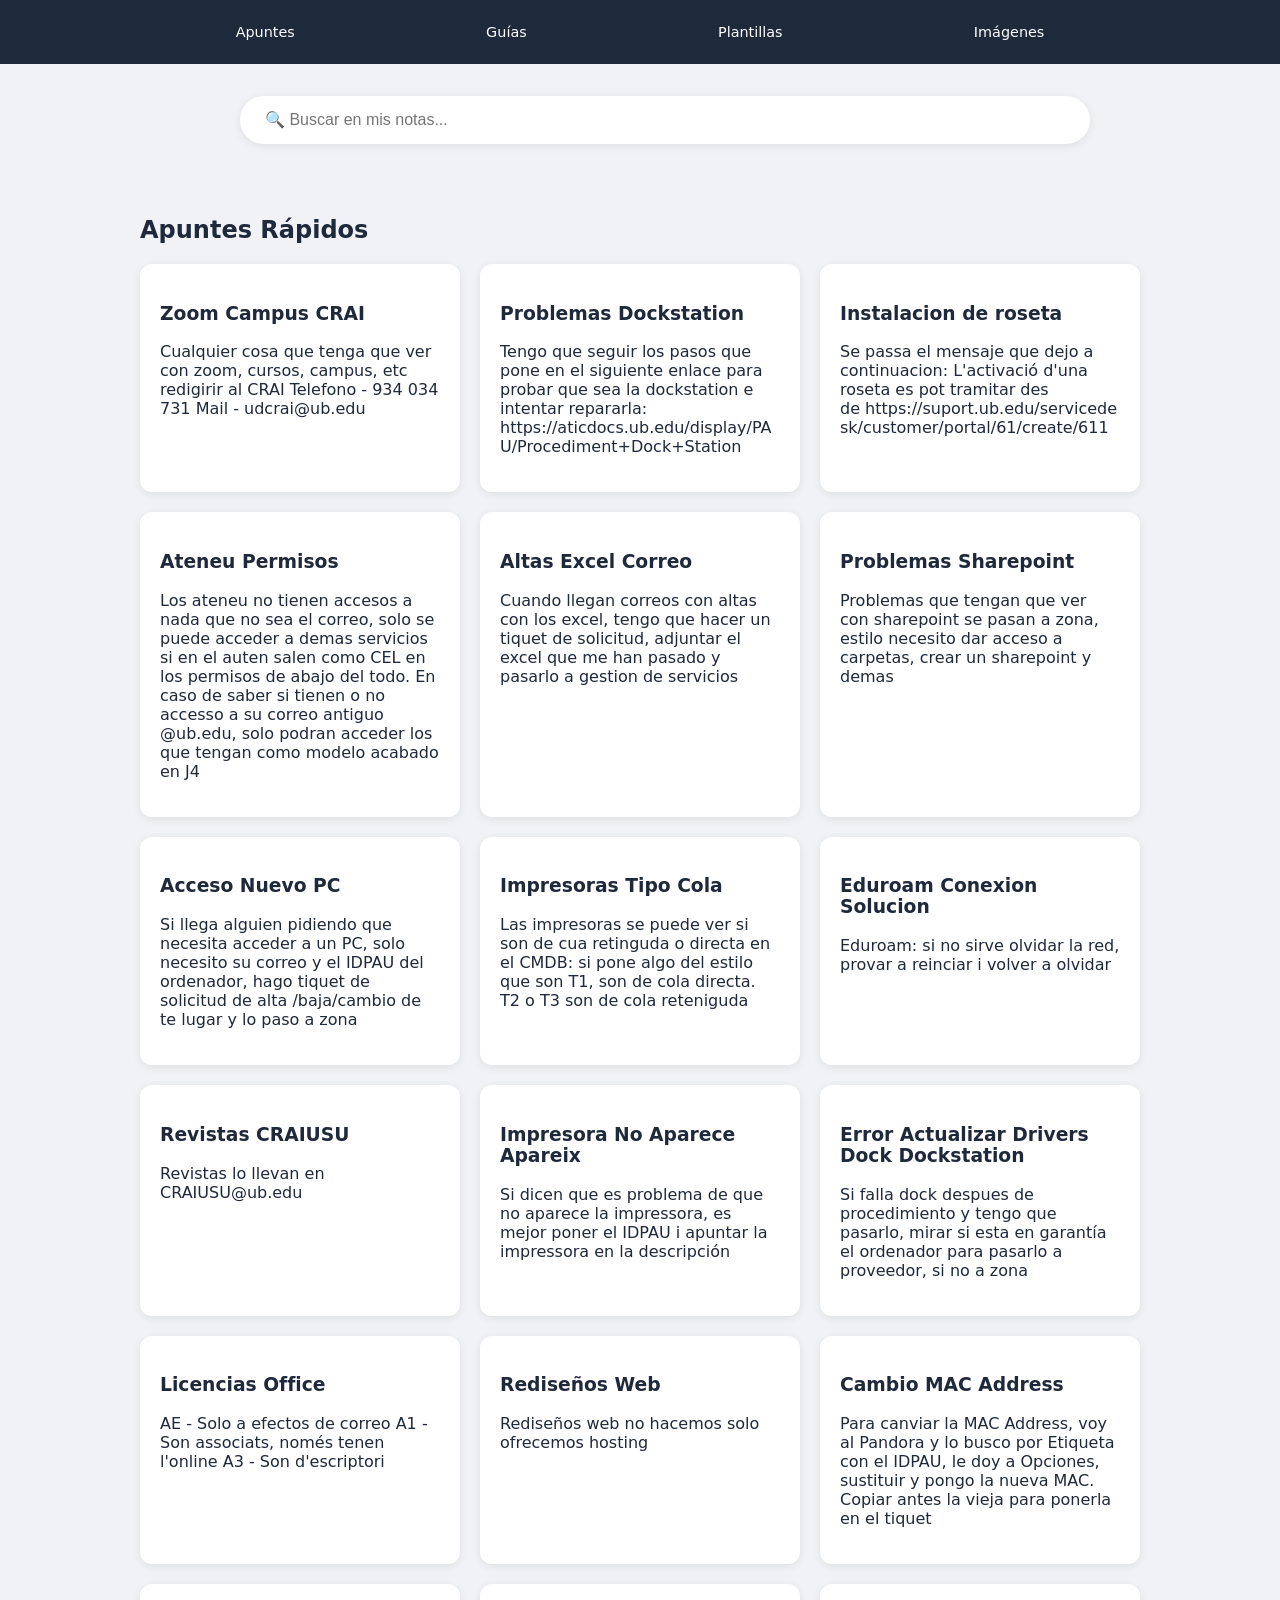
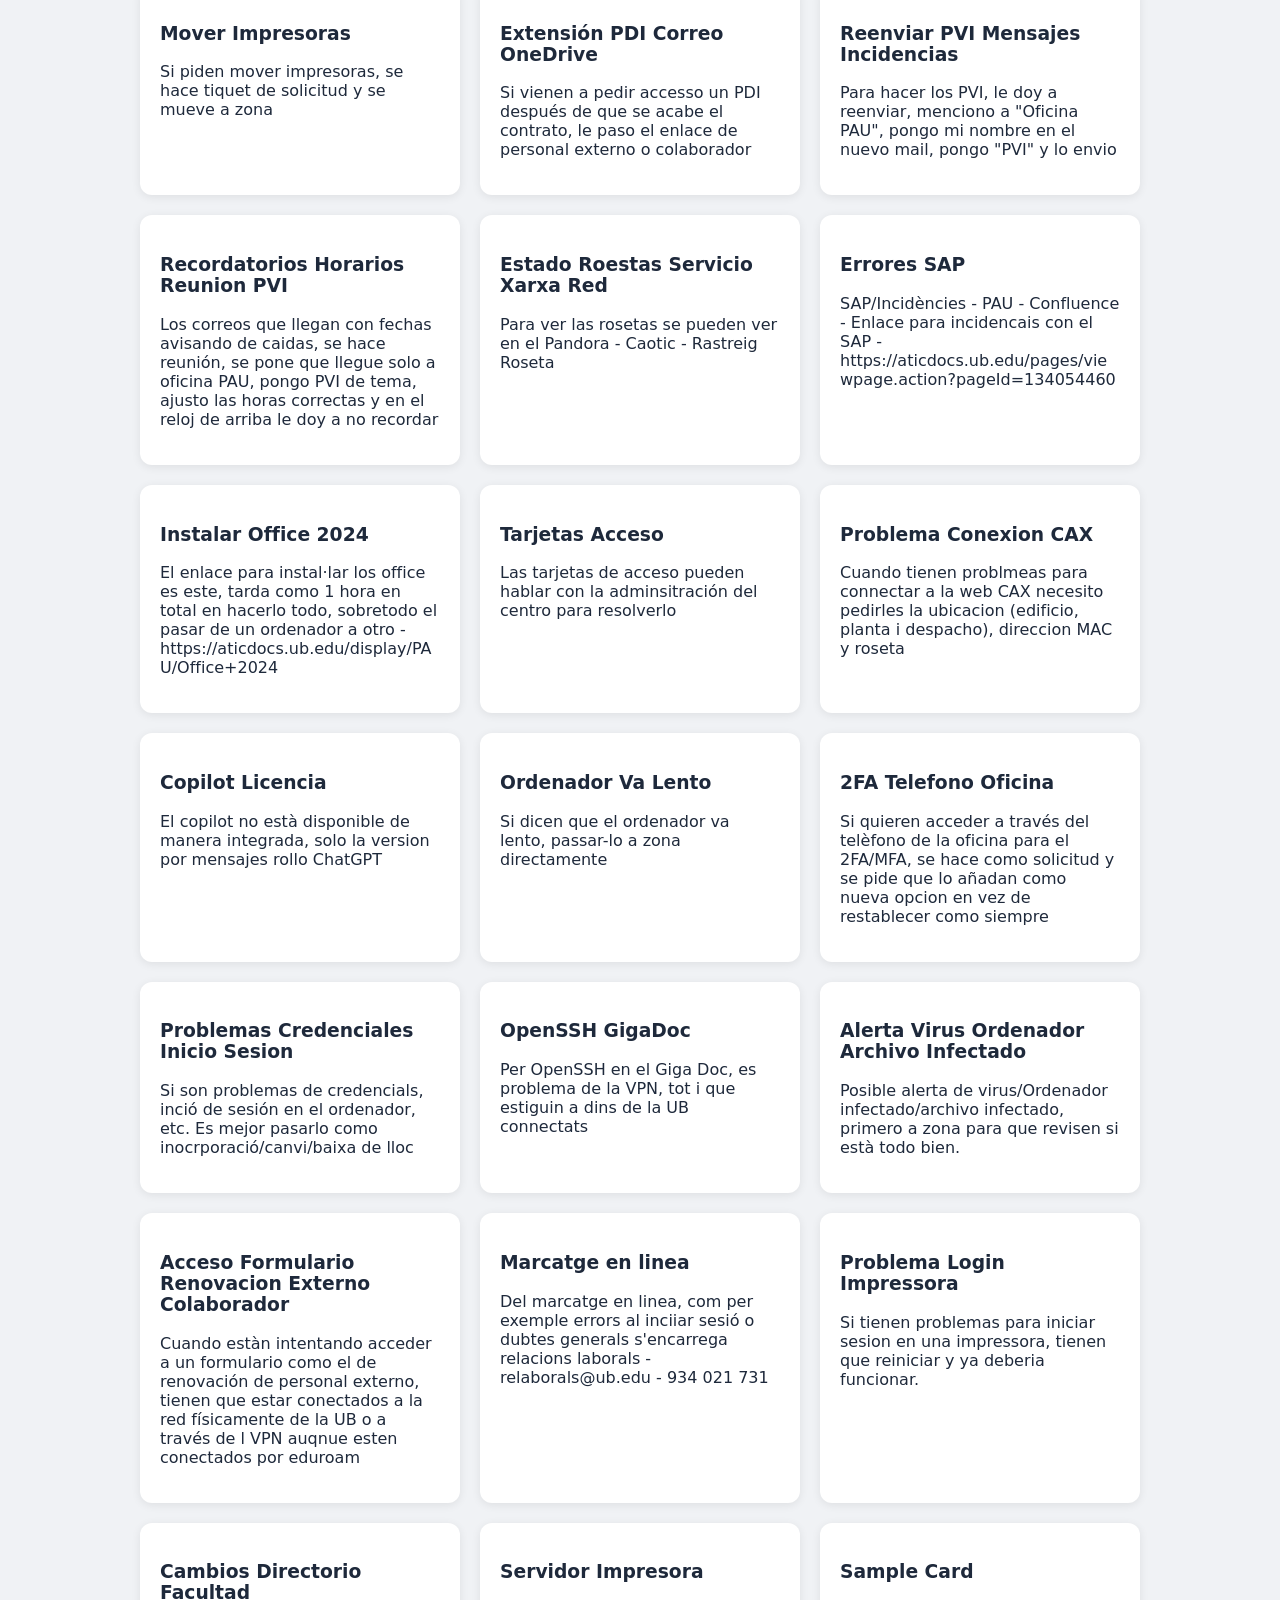
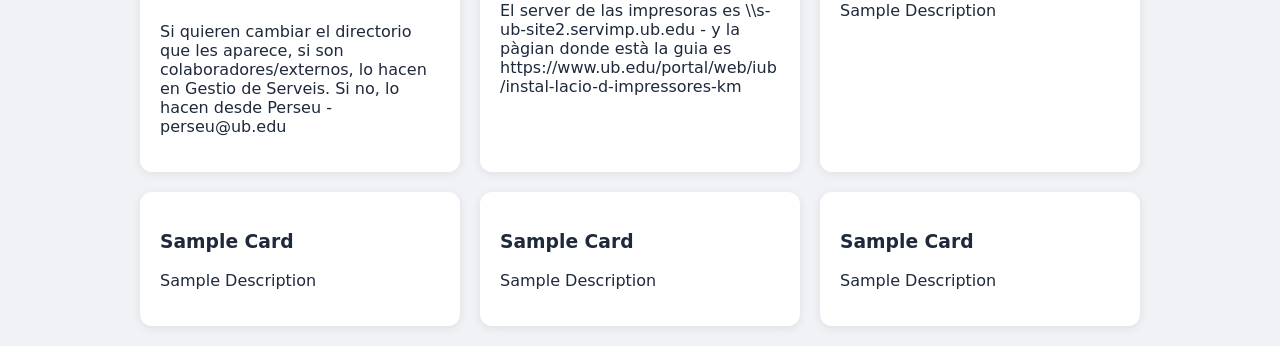
<file: index.html>
<!DOCTYPE html>
<html lang="es">
<head>
    <meta charset="UTF-8">
    <meta name="viewport" content="width=device-width, initial-scale=1.0">
    <title>Apuntes UB</title>
    <link rel="stylesheet" href="styles/styles.css">
</head>
<body>

    <nav>
        <div class="nav-container">
            <a href="#" onclick="showSection('apuntes')">Apuntes</a>
            <a href="#" onclick="showSection('guias')">Guías</a>
            <a href="#" onclick="showSection('plantillas')">Plantillas</a>
            <a href="#" onclick="showSection('imagenes')">Imágenes</a>
        </div>
    </nav>

    <div class="search-container">
        <input type="text" id="buscador" placeholder="🔍 Buscar en mis notas..." onkeyup="filtrarNotas()" onclick="limpiarBuscador()">
    </div>

    <main>
        <section id="apuntes" class="active">
            <h2>Apuntes Rápidos</h2>
            <div class="grid-cards" id="lista-apuntes">
                <article class="card">
                    <h3>Zoom Campus CRAI</h3>
                    <p>Cualquier cosa que tenga que ver con zoom, cursos, campus, etc redigirir al CRAI

                        Telefono - 934 034 731
                        Mail - udcrai@ub.edu
                    </p>
                </article>
                <article class="card">
                    <h3>Problemas Dockstation</h3>
                    <p>Tengo que seguir los pasos que pone en el siguiente enlace para probar que sea la dockstation e intentar repararla: 
                        https://aticdocs.ub.edu/display/PAU/Procediment+Dock+Station
                    </p>
                </article>
                <article class="card">
                    <h3>Instalacion de roseta</h3>
                    <p>Se passa el mensaje que dejo a continuacion: 
                    L'activació d'una roseta es pot tramitar des de https://suport.ub.edu/servicedesk/customer/portal/61/create/611
                    </p>
                </article>
                <article class="card">
                    <h3>Ateneu Permisos</h3>
                    <p>Los ateneu no tienen accesos a nada que no sea el correo, solo se puede acceder a demas servicios si en el auten salen como CEL en los permisos de abajo del todo. 
                        En caso de saber si tienen o no accesso a su correo antiguo @ub.edu, solo podran acceder los que tengan como modelo acabado en J4
                    </p>
                </article>
                <article class="card">
                    <h3>Altas Excel Correo</h3>
                    <p>Cuando llegan correos con altas con los excel, tengo que hacer un tiquet de solicitud, adjuntar el excel que me han pasado y pasarlo a gestion de servicios
                    </p>
                </article>
                <article class="card">
                    <h3>Problemas Sharepoint</h3>
                    <p>Problemas que tengan que ver con sharepoint se pasan a zona, estilo necesito dar acceso a carpetas, crear un sharepoint y demas
                    </p>
                </article>
                <article class="card">
                    <h3>Acceso Nuevo PC</h3>
                    <p>Si llega alguien pidiendo que necesita acceder a un PC, solo necesito su correo y el IDPAU del ordenador, hago tiquet de solicitud de alta /baja/cambio de te lugar y lo paso a zona
                    </p>
                </article>
                <article class="card">
                    <h3>Impresoras Tipo Cola</h3>
                    <p>Las impresoras se puede ver si son de cua retinguda o directa en el CMDB: si pone algo del estilo que son T1, son de cola directa. T2 o T3 son de cola reteniguda</p>
                </article>
                <article class="card">
                    <h3>Eduroam Conexion Solucion</h3>
                    <p>Eduroam: si no sirve olvidar la red, provar a reinciar i volver a olvidar</p>
                </article>
                <article class="card">
                    <h3>Revistas CRAIUSU</h3>
                    <p>Revistas lo llevan en CRAIUSU@ub.edu</p>
                </article>
                <article class="card">
                    <h3>Impresora No Aparece Apareix</h3>
                    <p>Si dicen que es problema de que no aparece la impressora, es mejor poner el IDPAU i apuntar la impressora en la descripción</p>
                </article>
                <article class="card">
                    <h3>Error Actualizar Drivers Dock Dockstation</h3>
                    <p>Si falla dock despues de procedimiento y tengo que pasarlo, mirar si esta en garantía el ordenador para pasarlo a proveedor, si no a zona
                    </p>
                </article>
                <article class="card">
                    <h3>Licencias Office</h3>
                    <p>
                        AE - Solo a efectos de correo
                        A1 - Son associats, només tenen l'online
                        A3 - Son d'escriptori
                    </p>
                </article>
                <article class="card">
                    <h3>Rediseños Web</h3>
                    <p>Rediseños web no hacemos solo ofrecemos hosting
                    </p>
                </article>
                <article class="card">
                    <h3>Cambio MAC Address</h3>
                    <p>Para canviar la MAC Address, voy al Pandora y lo busco por Etiqueta con el IDPAU, le doy a Opciones, sustituir y pongo la nueva MAC. Copiar antes la vieja para ponerla en el tiquet
                    </p>
                </article>
                <article class="card">
                    <h3>Mover Impresoras</h3>
                    <p>Si piden mover impresoras, se hace tiquet de solicitud y se mueve a zona
                    </p>
                </article>
                <article class="card">
                    <h3>Extensión PDI Correo OneDrive</h3>
                    <p>Si vienen a pedir accesso un PDI después de que se acabe el contrato, le paso el enlace de personal externo o colaborador
                    </p>
                </article>
                <article class="card">
                    <h3>Reenviar PVI Mensajes Incidencias</h3>
                    <p>Para hacer los PVI, le doy a reenviar, menciono a "Oficina PAU", pongo mi nombre en el nuevo mail, pongo "PVI" y lo envio
                    </p>
                </article>
                <article class="card">
                    <h3>Recordatorios Horarios Reunion PVI</h3>
                    <p>Los correos que llegan con fechas avisando de caidas, se hace reunión, se pone que llegue solo a oficina PAU, pongo PVI de tema, 
                        ajusto las horas correctas y en el reloj de arriba le doy a no recordar
                    </p>
                </article>
                <article class="card">
                    <h3>Estado Roestas Servicio Xarxa Red</h3>
                    <p>Para ver las rosetas se pueden ver en el Pandora - Caotic - Rastreig Roseta</p>
                </article>
                <article class="card">
                    <h3>Errores SAP</h3>
                    <p>SAP/Incidències - PAU - Confluence - Enlace para incidencais con el SAP - https://aticdocs.ub.edu/pages/viewpage.action?pageId=134054460</p>
                </article>
                <article class="card">
                    <h3>Instalar Office 2024</h3>
                    <p>El enlace para instal·lar los office es este, tarda como 1 hora en total en hacerlo todo, sobretodo el pasar de un ordenador a otro - https://aticdocs.ub.edu/display/PAU/Office+2024</p>
                </article>
                <article class="card">
                    <h3>Tarjetas Acceso</h3>
                    <p>Las tarjetas de acceso pueden hablar con la adminsitración del centro para resolverlo</p>
                </article>
                <article class="card">
                    <h3>Problema Conexion CAX</h3>
                    <p>Cuando tienen problmeas para connectar a la web CAX necesito pedirles la ubicacion (edificio, planta i despacho), direccion MAC y roseta</p>
                </article>
                <article class="card">
                    <h3>Copilot Licencia</h3>
                    <p>El copilot no està disponible de manera integrada, solo la version por mensajes rollo ChatGPT</p>
                </article>
                <article class="card">
                    <h3>Ordenador Va Lento</h3>
                    <p>Si dicen que el ordenador va lento, passar-lo a zona directamente</p>
                </article>
                <article class="card">
                    <h3>2FA Telefono Oficina</h3>
                    <p>Si quieren acceder a través del telèfono de la oficina para el 2FA/MFA, se hace como solicitud y se pide que lo añadan como nueva opcion en vez de restablecer como siempre</p>
                </article>
                <article class="card">
                    <h3>Problemas Credenciales Inicio Sesion</h3>
                    <p>Si son problemas de credencials, inció de sesión en el ordenador, etc. Es mejor pasarlo como inocrporació/canvi/baixa de lloc</p>
                </article>
                <article class="card">
                    <h3>OpenSSH GigaDoc</h3>
                    <p>Per OpenSSH en el Giga Doc, es problema de la VPN, tot i que estiguin a dins de la UB connectats</p>
                </article>
                <article class="card">
                    <h3>Alerta Virus Ordenador Archivo Infectado</h3>
                    <p>Posible alerta de virus/Ordenador infectado/archivo infectado, primero a zona para que revisen si està todo bien.</p>
                </article>
                <article class="card">
                    <h3>Acceso Formulario Renovacion Externo Colaborador</h3>
                    <p>Cuando estàn intentando acceder a un formulario como el de renovación de personal externo, tienen que estar conectados a la red físicamente de la UB o a través de l VPN auqnue esten conectados por eduroam</p>
                </article>
                <article class="card">
                    <h3>Marcatge en linea</h3>
                    <p>Del marcatge en linea, com per exemple errors al inciiar sesió o dubtes generals s'encarrega relacions laborals - relaborals@ub.edu - 934 021 731</p>
                </article>
                <article class="card">
                    <h3>Problema Login Impressora</h3>
                    <p>Si tienen problemas para iniciar sesion en una impressora, tienen que reiniciar y ya deberia funcionar.</p>
                </article>
                <article class="card">
                    <h3>Cambios Directorio Facultad</h3>
                    <p>Si quieren cambiar el directorio que les aparece, si son colaboradores/externos, lo hacen en Gestio de Serveis. Si no, lo hacen desde Perseu - perseu@ub.edu</p>
                </article>
                <article class="card">
                    <h3>Servidor Impresora</h3>
                    <p>El server de las impresoras es \\s-ub-site2.servimp.ub.edu - y la pàgian donde està la guia es https://www.ub.edu/portal/web/iub/instal-lacio-d-impressores-km</p>
                </article>
                <article class="card">
                    <h3>Sample Card</h3>
                    <p>Sample Description</p>
                </article>
                <article class="card">
                    <h3>Sample Card</h3>
                    <p>Sample Description</p>
                </article>
                <article class="card">
                    <h3>Sample Card</h3>
                    <p>Sample Description</p>
                </article>
                <article class="card">
                    <h3>Sample Card</h3>
                    <p>Sample Description</p>
                </article>
            </div>
        </section>

        <section id="guias">
            <h2>Guías y Procedimientos</h2>
            <div class="guia-grid">
                <div class="guia-item">
                    <h3>Restablecer authenticator/MFA/2FA</h3>
                    <p><strong>Categoria:</strong>INFORMAR D'UNA AVERIA O ERROR</p>
                    <p><strong>Pasos:</strong> Se crea el ticket con el nombre/mail de quien sea - Motivo del mail en descripción breve, el cuerpo en comentarios - Mail, urgencia normal, impacte menor - Lo pongo en curso y me lo asigno -  Incluyo la foto del dni y se lo cambio de grupo al de servicios - Una vez me respondan contesto con la plantilla al mail personal (que se encuentra en el Auten si no te escriben desde ese), pongo el mismo mensaje en el ticket y cierro el ticket</p>
                    <a href="https://suport.ub.edu/browse/GTIC-327802" target="_blank" class="btn-link">[GTIC-327802] Error app authenticator - GTICUB</a>
                </div>
            </div>
            <div class="guia-grid">
                <div class="guia-item">
                    <h3>Gestión de Incidencias</h3>
                    <p><strong>Categoria:</strong>CATEGORIA AQUI</p>
                    <p><strong>Pasos:</strong> 1. Triaje, 2. Diagnóstico, 3. Resolución.</p>
                    <a href="URL_DEL_TICKET" target="_blank" class="btn-link">Ticket de ejemplo</a>
                </div>
            </div>
            <div class="guia-grid">
                <div class="guia-item">
                    <h3>Gestión de Incidencias</h3>
                    <p><strong>Categoria:</strong>CATEGORIA AQUI</p>
                    <p><strong>Pasos:</strong> 1. Triaje, 2. Diagnóstico, 3. Resolución.</p>
                    <a href="URL_DEL_TICKET" target="_blank" class="btn-link">Ticket de ejemplo</a>
                </div>
            </div>
        </section>

        <section id="plantillas">
            <h2>Plantillas de Respuesta</h2>
            
            <div class="plantilla-card" data-lang="cat">
                <div class="selector-idiomas">
                    <button class="btn-lang active" onclick="cambiarIdioma(this, 'cat')">CAT</button>
                    <button class="btn-lang" onclick="cambiarIdioma(this, 'esp')">ESP</button>
                    <button class="btn-lang" onclick="cambiarIdioma(this, 'eng')">ENG</button>
                </div>
                
                <h3>Doble Factor Authenticator</h3>
                
                <div class="plantilla-box">
                    <button class="btn-copy" onclick="copyText(this)">Copiar</button>
                    <pre class="text-to-copy lang-content cat-text">Bon día,
 
S'ha reiniciat el doble factor correctament i podrà tornar a configurar-lo en uns minuts.
Trobarà les instruccions en el següent enllaç: https://www.ub.edu/portal/web/iub/nuvol-2fa</pre>
                    
                    <pre class="text-to-copy lang-content esp-text">Buenos días,
 
Se ha reiniciado el doble factor correctamente y podrá volver a configurarlo en unos minutos.
Encontrará las instrucciones en el siguiente enlace: https://www.ub.edu/portal/web/iub/nuvol-2fa</pre>
                    
                    <pre class="text-to-copy lang-content eng-text">Good morning,

The two-factor has been successfully reset and you will be able to configure it again in a few minutes.
You will find the instructions at the following link: https://www.ub.edu/portal/web/iub/nuvol-2fa</pre>
                </div>
            </div>

            <div class="plantilla-card" data-lang="cat">
                <div class="selector-idiomas">
                    <button class="btn-lang active" onclick="cambiarIdioma(this, 'cat')">CAT</button>
                    <button class="btn-lang" onclick="cambiarIdioma(this, 'esp')">ESP</button>
                    <button class="btn-lang" onclick="cambiarIdioma(this, 'eng')">ENG</button>
                </div>

                <h3>Cambio de Alias</h3>
                
                <div class="plantilla-box">
                    <button class="btn-copy" onclick="copyText(this)">Copiar</button>
                    
                    <pre class="text-to-copy lang-content cat-text">Bon dia,

En aquest cas, cal que vagi a intranet.ub.edu i accedeixi a la pestanya Àrea Personal, a la secció Correu UB: Adreça Alternativa.

[Imatge]

Un cop a dins, ha de prémer el botó blau que diu Dades de contacte del correu UB i dins podrà canviar el àlies, que es el nom que apareix en els correus.</pre>

                    <pre class="text-to-copy lang-content esp-text">Buenos días,

En este caso, hace falta que vaya a intranet.ub.edu y acceda a la pestaña Área Personal, a la sección Correo UB: Dirección Alternativa.

[Imagen]

Una vez adentro, tiene que pulsar el botón azul que dice Datos de contacto del correo UB y dentro podrá cambiar el alias, que se el nombre que aparece en los correos.</pre>

            <pre class="text-to-copy lang-content eng-text">Good morning,

In this case, you must go to intranet.ub.edu and access the Personal Area tab, in the UB Mail section: Alternative address.

[Image]

Once inside, you must press the blue button that says Contact Data of the UB mail and inside you can change the alias, which is the name that appears in the emails.</pre>
                </div>
            </div>

            <div class="plantilla-card" data-lang="cat">
                <div class="selector-idiomas">
                    <button class="btn-lang active" onclick="cambiarIdioma(this, 'cat')">CAT</button>
                    <button class="btn-lang" onclick="cambiarIdioma(this, 'esp')">ESP</button>
                    <button class="btn-lang" onclick="cambiarIdioma(this, 'eng')">ENG</button>
                </div>
                
                <h3>Alumnos Redirecion SAE</h3>
                
                <div class="plantilla-box">
                    <button class="btn-copy" onclick="copyText(this)">Copiar</button>
                    <pre class="text-to-copy lang-content cat-text">Bon día,
 
En aquest cas, haurà de consultar-ho amb el Servei d’Atenció a l’Estudiant (SAE): 93 355 60 00 sae@ub.edu</pre>
                    
                    <pre class="text-to-copy lang-content esp-text">Buenos días,
 
En este caso, tendrá que consultarlo con el Servicio de Atención al Estudiante (SAE): 93 355 60 00 sae@ub.edu</pre>
                    
                    <pre class="text-to-copy lang-content eng-text">Good morning,

In this case, you should consult with the Student Support Service (SAE): 93 355 60 00 sae@ub.edu</pre>
                </div>
            </div>
            <div class="plantilla-card" data-lang="cat">
                <div class="selector-idiomas">
                    <button class="btn-lang active" onclick="cambiarIdioma(this, 'cat')">CAT</button>
                    <button class="btn-lang" onclick="cambiarIdioma(this, 'esp')">ESP</button>
                    <button class="btn-lang" onclick="cambiarIdioma(this, 'eng')">ENG</button>
                </div>
                
                <h3>Petición Instalar Impresoras</h3>
                
                <div class="plantilla-box">
                    <button class="btn-copy" onclick="copyText(this)">Copiar</button>
                    <pre class="text-to-copy lang-content cat-text">Bon dia,

Necessitaria l'IDPAU/identificador de la impressora, l'IDPAU del teu ordinador i un telèfon de contacte.</pre>
                    
                    <pre class="text-to-copy lang-content esp-text">Buenos días,

Necesitaría el IDPAU de la impresora, el IDPAU de tu ordenador y un teléfono de contacto.</pre>
                    
                    <pre class="text-to-copy lang-content eng-text">Good morning,

I would need the printer IDPAU/identificador, your computer IDPAU and a contact phone number.</pre>
                </div>
            </div>
            <div class="plantilla-card" data-lang="cat">
                <div class="selector-idiomas">
                    <button class="btn-lang active" onclick="cambiarIdioma(this, 'cat')">CAT</button>
                    <button class="btn-lang" onclick="cambiarIdioma(this, 'esp')">ESP</button>
                    <button class="btn-lang" onclick="cambiarIdioma(this, 'eng')">ENG</button>
                </div>
                
                <h3>Restablecer Contrasena Fecha Nacimiento</h3>
                
                <div class="plantilla-box">
                    <button class="btn-copy" onclick="copyText(this)">Copiar</button>
                    <pre class="text-to-copy lang-content cat-text">Bon dia,

Si em facilites la teva data de naixement et puc enviar un correu a XXXXXXX@XXXXX.XXX per a restablir la contrasenya.</pre>
                    
                    <pre class="text-to-copy lang-content esp-text">Buenos días,

Si me facilitas tu fecha de nacimiento te puedo enviar un correo a XXXXXXX@XXXXX.XXX para restablecer la contraseña.</pre>
                    
                    <pre class="text-to-copy lang-content eng-text">Good morning,

If you provide me with your date of birth I can send you an email to XXXXXXX@XXXXX.XXX to reset the password.</pre>
                </div>
            </div>
            <div class="plantilla-card" data-lang="cat">
                <div class="selector-idiomas">
                    <button class="btn-lang active" onclick="cambiarIdioma(this, 'cat')">CAT</button>
                    <button class="btn-lang" onclick="cambiarIdioma(this, 'esp')">ESP</button>
                    <button class="btn-lang" onclick="cambiarIdioma(this, 'eng')">ENG</button>
                </div>
                
                <h3>Restablecer Contrasena Enviado Identificador</h3>
                
                <div class="plantilla-box">
                    <button class="btn-copy" onclick="copyText(this)">Copiar</button>
                    <pre class="text-to-copy lang-content cat-text">Bon dia,

Ja he enviat el correu, el teu identificador es XXXXXXXX. Recorda que un cop fet el canvi has d'esperar uns 20 minuts per a poder accedir.</pre>
                    
                    <pre class="text-to-copy lang-content esp-text">Buenos días,

Ya he enviado el correo, tu identificador es XXXXXXXX. Recuerda que una vez hecha el cambio tienes que esperar unos 20 minutos para poder acceder.</pre>
                    
                    <pre class="text-to-copy lang-content eng-text">Good morning,

I have already sent the email, your identifier is XXXXXXXX. Remember that once the change has been made you have to wait about 20 minutes to access.</pre>
                </div>
            </div>
            <div class="plantilla-card" data-lang="cat">
                <div class="selector-idiomas">
                    <button class="btn-lang active" onclick="cambiarIdioma(this, 'cat')">CAT</button>
                    <button class="btn-lang" onclick="cambiarIdioma(this, 'esp')">ESP</button>
                    <button class="btn-lang" onclick="cambiarIdioma(this, 'eng')">ENG</button>
                </div>
                
                <h3>Crear correo Intranet</h3>
                
                <div class="plantilla-box">
                    <button class="btn-copy" onclick="copyText(this)">Copiar</button>
                    <pre class="text-to-copy lang-content cat-text">Bon dia,

Pots accedir a intranet.ub.edu, i si baixes una mica trobaràs un avís per crear-te el correu. S'accedeix amb la mateixa contrasenya que a la intranet i triga un parell d'hores en esta operatiu.</pre>
                    
                    <pre class="text-to-copy lang-content esp-text">Buenos días,

Puedes acceder a intranet.ub.edu, y si bajas un poco encontrarás un aviso para crearte el correo. Se accede con la misma contraseña que a la intranet y tarda un par de horas en estar operativo.</pre>
                    
                    <pre class="text-to-copy lang-content eng-text">Good morning,

You can access intranet.ub.edu, and if you dropdown the page a little you will find a warning to create your email. It is accessed with the same password as the intranet and takes a couple of hours to be available.</pre>
                </div>
            </div>
            <div class="plantilla-card" data-lang="cat">
                <div class="selector-idiomas">
                    <button class="btn-lang active" onclick="cambiarIdioma(this, 'cat')">CAT</button>
                    <button class="btn-lang" onclick="cambiarIdioma(this, 'esp')">ESP</button>
                    <button class="btn-lang" onclick="cambiarIdioma(this, 'eng')">ENG</button>
                </div>
                
                <h3>Recordatorio VPN Red Fisica</h3>
                
                <div class="plantilla-box">
                    <button class="btn-copy" onclick="copyText(this)">Copiar</button>
                    <pre class="text-to-copy lang-content cat-text">
Recorda que has d'estar físicament connectat a la xarxa de la UB o amb la VPN GlobalProtect connectada: https://www.ub.edu/portal/web/iub/accedir-amb-vpn</pre>
                    
                    <pre class="text-to-copy lang-content esp-text">
Recuerda que tienes que estar físicamente conectado a la red de la UB o con la VPN GlobalProtect conectada: https://www.ub.edu/portal/web/iub/accedir-amb-vpn</pre>
                    
                    <pre class="text-to-copy lang-content eng-text">
Remember that you have to be physically connected to the UB network or with the VPN GlobalProtect connected: https://www.ub.edu/portal/web/iub/accedir-amb-vpn</pre>
            </div>
        </section>

        <section id="imagenes">
            <h2>Galería de Recursos</h2>
            <div class="gallery">
                <div class="img-card">
                    <img src="assets/imgs/instruccionsCrearCorreu.png" alt="Crear Correu">
                    <p>Crear Correu</p>
                </div>
                <div class="img-card">
                    <img src="assets/imgs/afegirBustia.png" alt="Afegir Bustia">
                    <p>Afegir Bustia</p>
                </div>
                <div class="img-card">
                    <img src="assets/imgs/alies.png" alt="Alies">
                    <p>Alies</p>
                </div>
                <div class="img-card">
                    <img src="assets/imgs/paloalto.png" alt="Alies">
                    <p>PaloAlto</p>
                </div>
                <div class="img-card">
                    <img src="assets/imgs/roseta.png" alt="Alies">
                    <p>Roseta</p>
                </div>
                <div class="img-card">
                    <img src="assets/imgs/eduroamWebXarxa.png" alt="Alies">
                    <p>Eduroam Red Xarxa Oblidar Olvidar</p>
                </div>
            </div>
        </section>
    </main>

    <script src="scripts/main.js"></script>
</body>
</html>
</file>
<file: styles/styles.css>
:root {
    --bg: #f0f2f5;
    --primary: #2563eb;
    --dark: #1e293b;
    --white: #ffffff;
    --shadow: 0 2px 10px rgba(0,0,0,0.08);
}

body {
    font-family: 'Inter', system-ui, sans-serif;
    background-color: var(--bg);
    margin: 0;
    color: var(--dark);
}

nav {
    background: var(--dark);
    padding: 1rem;
    position: sticky;
    top: 0;
    z-index: 1000;
}

.nav-container {
    max-width: 1000px;
    margin: 0 auto;
    display: flex;
    justify-content: space-around;
}

nav a {
    color: white;
    text-decoration: none;
    font-weight: 500;
    font-size: 0.9rem;
    padding: 8px 15px;
    border-radius: 6px;
    transition: 0.3s;
}

nav a:hover { background: rgba(255,255,255,0.1); }

.search-container {
    max-width: 800px;
    margin: 2rem auto;
    padding: 0 20px;
}

#buscador {
    width: 100%;
    padding: 15px 25px;
    border-radius: 50px;
    border: none;
    box-shadow: var(--shadow);
    font-size: 1rem;
    outline: none;
}

main { max-width: 1000px; margin: 0 auto; padding: 20px; }

section { display: none; }
section.active { display: block; animation: slideIn 0.3s ease-out; }

.grid-cards { display: grid; grid-template-columns: repeat(auto-fill, minmax(250px, 1fr)); gap: 20px; }

.card, .guia-item, .plantilla-card {
    background: var(--white);
    padding: 20px;
    border-radius: 12px;
    box-shadow: var(--shadow);
    word-break: break-word; /* <--- ESTO: Fuerza a que los textos y enlaces súper largos se rompan si no caben */
}

.plantilla-card, .guia-item {
    margin-bottom: 10px;
}

/* --- ESTILO ADICIONAL PARA ENLACES DENTRO DE LAS CARDS --- */
.card a {
    color: var(--primary);
    text-decoration: underline;
    word-break: break-all; /* Rompe enlaces largos exactamente en el límite del contenedor */
}

.card a:hover {
    color: #1d4ed8; /* Un azul un poco más oscuro al pasar el ratón */
}

.btn-copy {
    position: absolute;
    top: 8px;
    right: 8px;
    background: var(--primary);
    color: white;
    border: none;
    padding: 4px 8px;
    border-radius: 4px;
    cursor: pointer;
    font-size: 0.7rem;
}

.gallery {
    display: grid;
    grid-template-columns: repeat(auto-fill, minmax(150px, 1fr));
    gap: 15px;
}

.img-card img { width: 100%; border-radius: 8px; border: 1px solid #ddd; }

@keyframes slideIn {
    from { opacity: 0; transform: translateY(10px); }
    to { opacity: 1; transform: translateY(0); }
}

/* --- TRATAMIENTO DE IDIOMAS Y PLANTILLAS --- */

/* Ocultar todos los textos de idiomas por defecto */
.lang-content {
    display: none !important;
}

/* Mostrar solo el idioma activo según el data-lang de su tarjeta */
.plantilla-card[data-lang="cat"] .cat-text { display: block !important; }
.plantilla-card[data-lang="esp"] .esp-text { display: block !important; }
.plantilla-card[data-lang="eng"] .eng-text { display: block !important; }

/* Contenedor del selector de idiomas */
.selector-idiomas {
    display: flex !important;
    gap: 8px;
    margin-bottom: 15px;
    border-bottom: 1px solid #e2e8f0;
    padding-bottom: 10px;
}

/* Botones de idiomas */
.btn-lang {
    padding: 6px 12px;
    cursor: pointer;
    border: 1px solid #cbd5e1;
    background: #f8fafc;
    color: #64748b;
    border-radius: 6px;
    font-size: 0.8rem;
    font-weight: 600;
    transition: all 0.2s ease;
}

.btn-lang:hover {
    background: #e2e8f0;
    color: #0f172a;
}

/* Estado activo del botón de idioma */
.btn-lang.active {
    background: var(--primary) !important;
    color: white !important;
    border-color: var(--primary) !important;
}

/* Caja contenedora del texto a copiar */
.plantilla-box {
    position: relative;
    padding: 20px;
    background: #f8fafc;
    border: 1px solid #e2e8f0;
    border-radius: 8px;
    margin-top: 10px;
    min-height: 50px;
}

/* Asegura que las etiquetas <pre> de las plantillas respeten los saltos de línea y no se desborden */
.plantilla-box pre {
    font-family: 'Inter', system-ui, sans-serif; /* Mantiene la misma tipografía que el resto de la web */
    white-space: pre-wrap;       /* Respeta los saltos de línea manuales y rompe la línea automáticamente si no cabe */
    word-wrap: break-word;       /* Evita que palabras súper largas rompan el diseño */
    margin: 0;                   /* Quita márgenes por defecto */
    font-size: 0.95rem;          /* Tamaño de letra cómodo */
    color: var(--dark);          /* Mismo color que el resto del texto */
}
</file>
